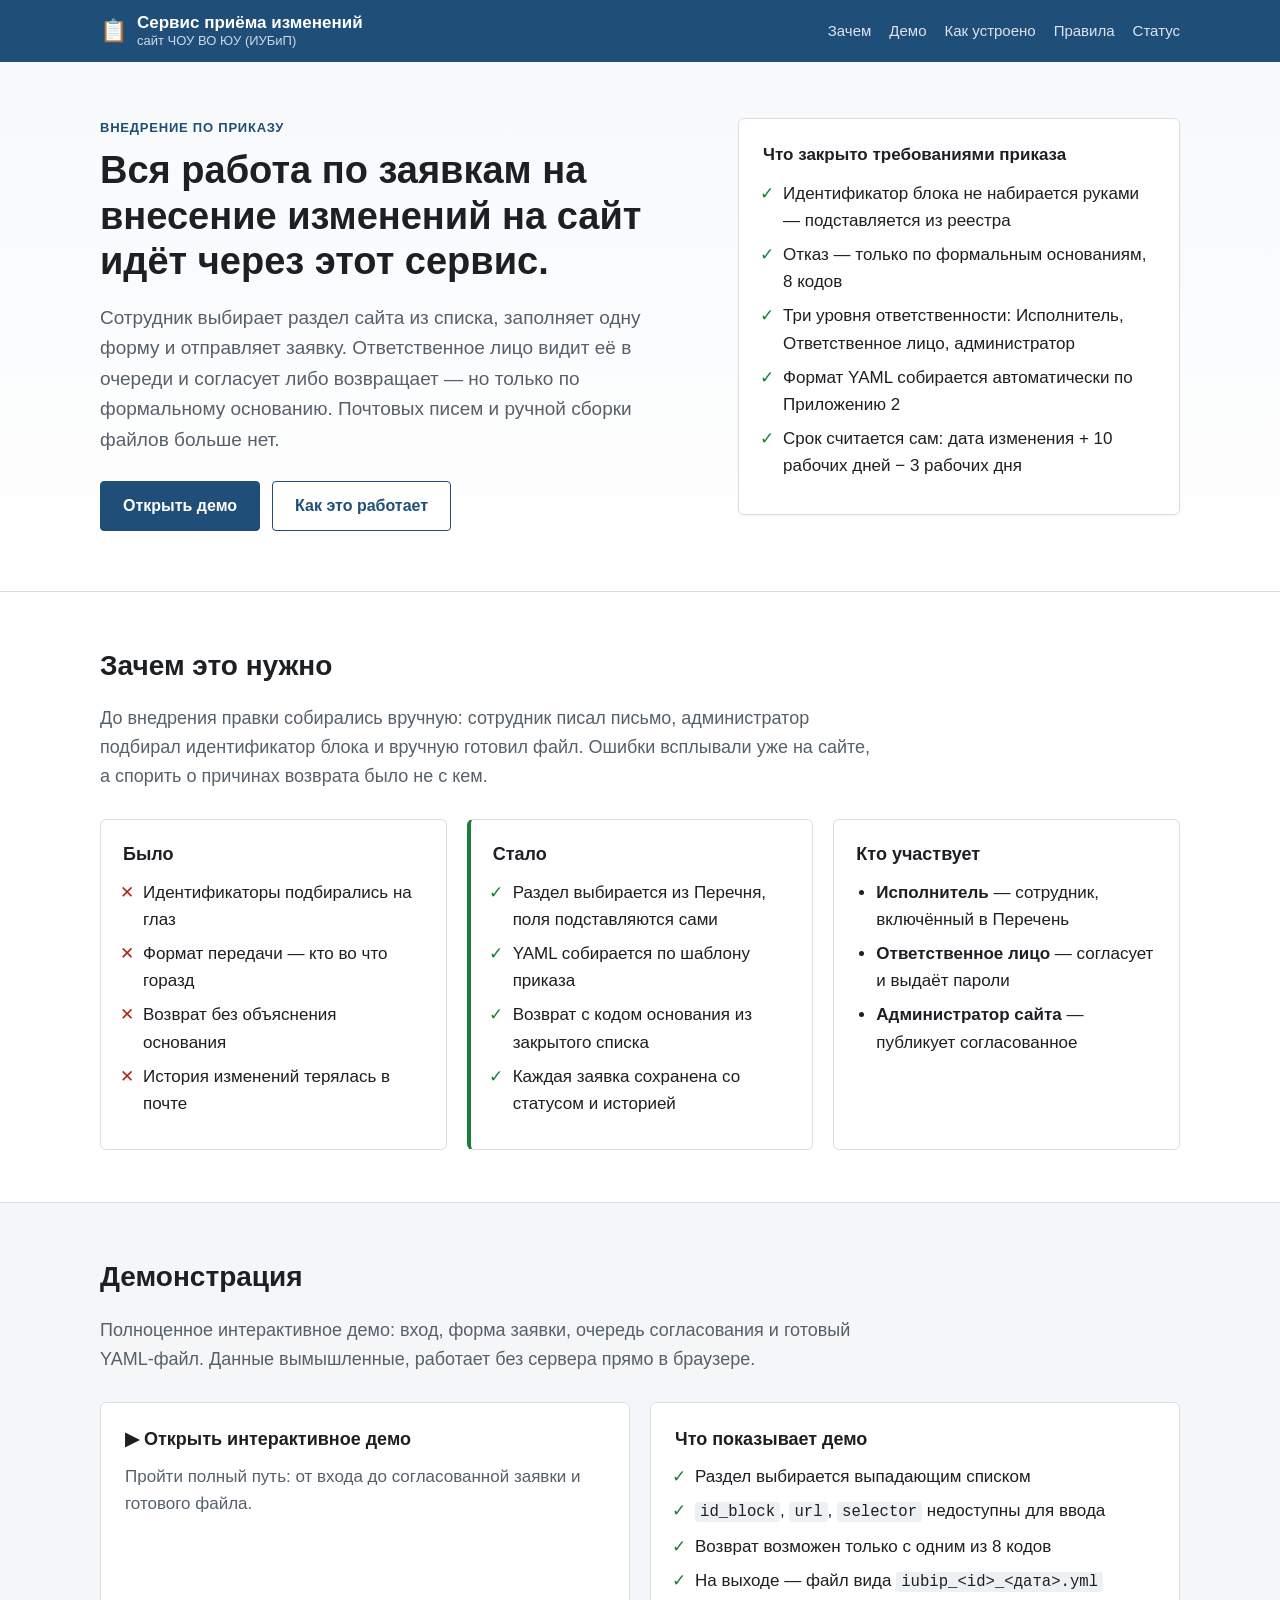
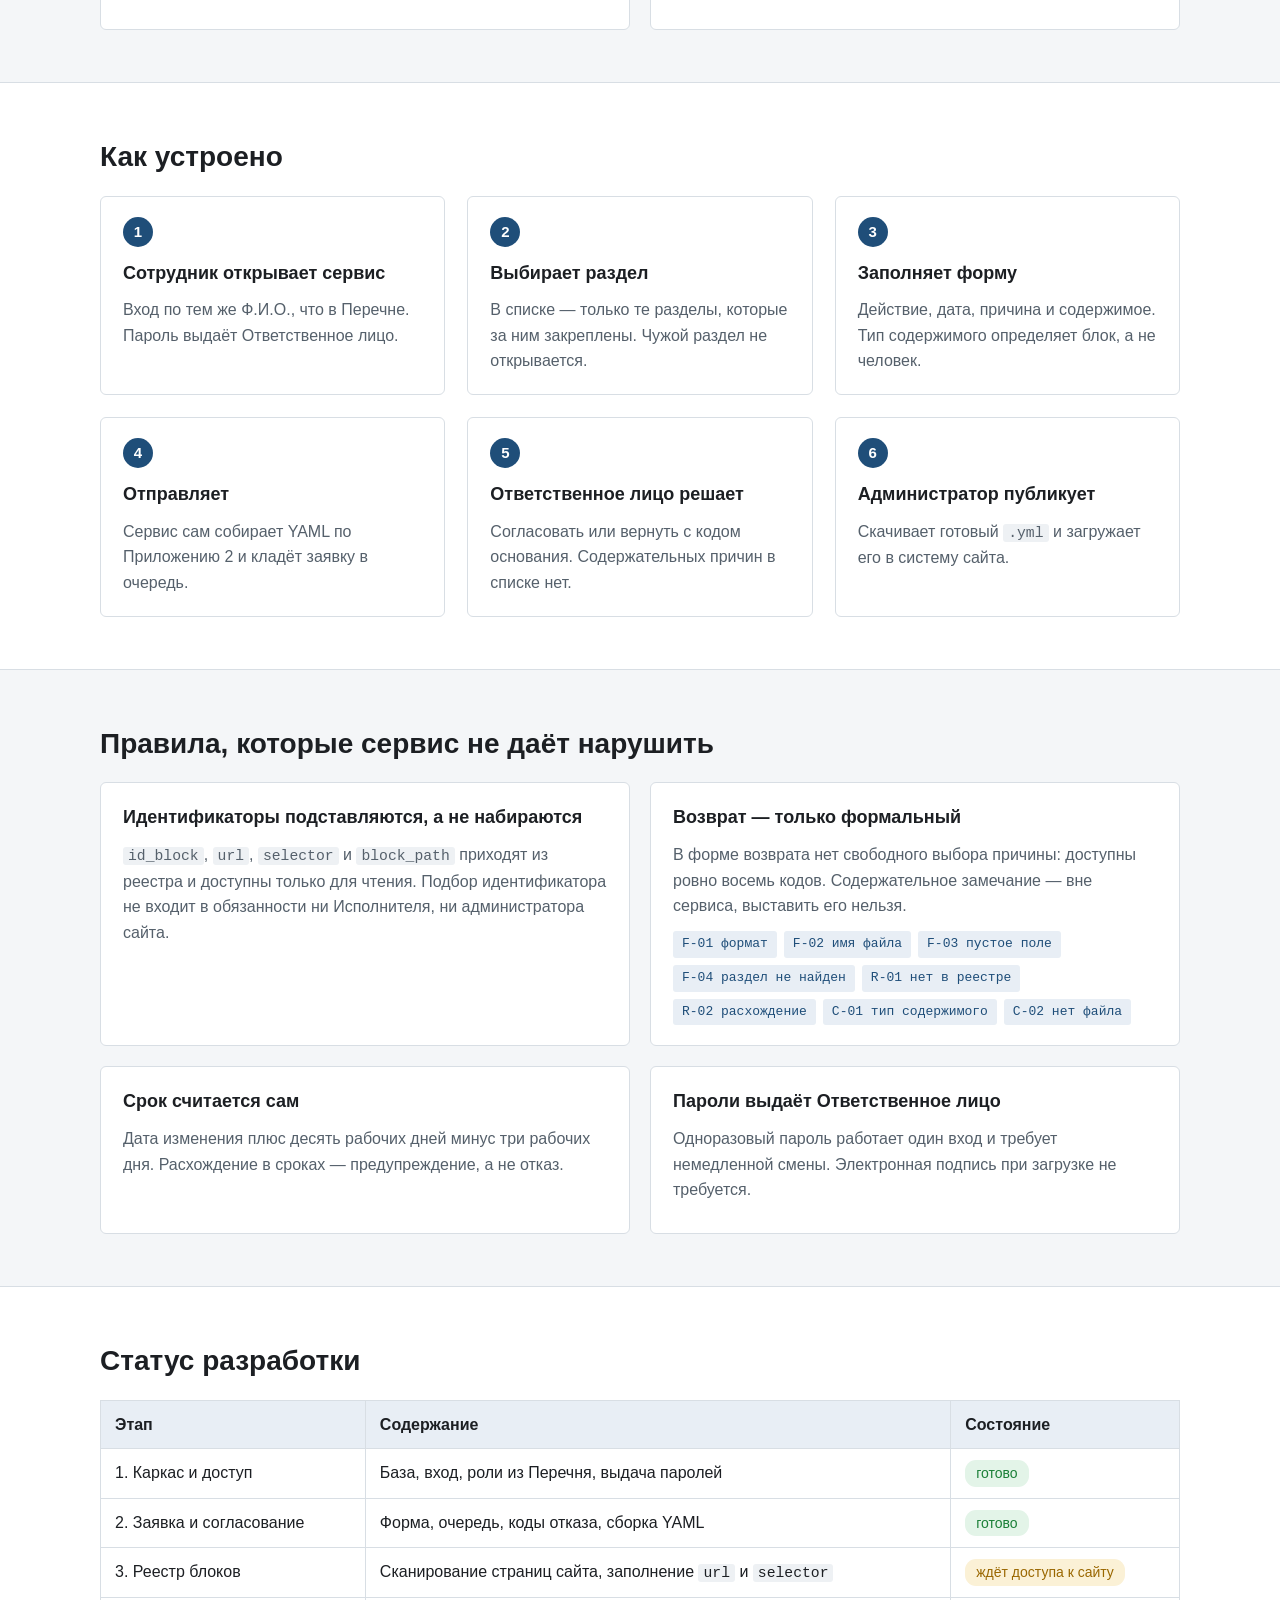
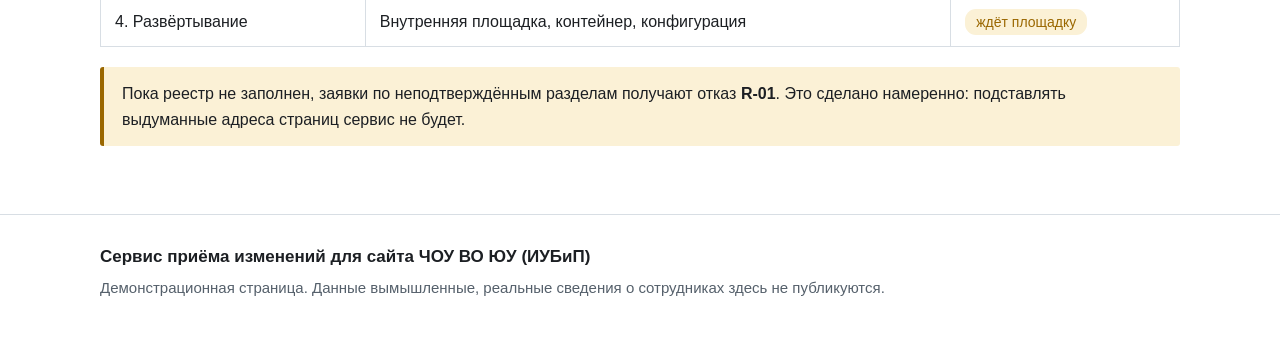
<file: index.html>
<!DOCTYPE html>
<html lang="ru">
<head>
<meta charset="utf-8">
<meta name="viewport" content="width=device-width, initial-scale=1">
<title>Сервис приёма изменений для сайта ИУБиП</title>
<meta name="description" content="Внутренний сервис, в котором сотрудники передают правки для сайта, а ответственные лица согласуют их. Вся работа по заявкам на внесение изменений идёт через этот сервис.">
<link rel="stylesheet" href="assets/style.css">
<link rel="icon" href="data:image/svg+xml,<svg xmlns='http://www.w3.org/2000/svg' viewBox='0 0 100 100'><text y='.9em' font-size='90'>&#128203;</text></svg>">
</head>
<body>

<header class="topbar">
  <div class="wrap topbar-inner">
    <span class="brand">
      <span class="brand-mark" aria-hidden="true">&#128203;</span>
      <span class="brand-text">
        <strong>Сервис приёма изменений</strong>
        <small>сайт ЧОУ ВО ЮУ (ИУБиП)</small>
      </span>
    </span>
    <nav aria-label="Основная навигация">
      <a href="#what">Зачем</a>
      <a href="#demo">Демо</a>
      <a href="#how">Как устроено</a>
      <a href="#rules">Правила</a>
      <a href="#status">Статус</a>
    </nav>
  </div>
</header>

<main>

<section class="hero" id="top">
  <div class="wrap hero-inner">
    <div class="hero-text">
      <p class="eyebrow">Внедрение по приказу</p>
      <h1>Вся работа по заявкам на внесение изменений на сайт идёт через этот сервис.</h1>
      <p class="lede">
        Сотрудник выбирает раздел сайта из списка, заполняет одну форму и отправляет
        заявку. Ответственное лицо видит её в очереди и согласует либо возвращает —
        но только по формальному основанию. Почтовых писем и ручной сборки файлов
        больше нет.
      </p>
      <div class="hero-actions">
        <a class="btn btn-primary" href="demo/">Открыть демо</a>
        <a class="btn btn-ghost" href="#how">Как это работает</a>
      </div>
    </div>
    <div class="hero-card">
      <h3>Что закрыто требованиями приказа</h3>
      <ul class="ticks">
        <li>Идентификатор блока не набирается руками — подставляется из реестра</li>
        <li>Отказ — только по формальным основаниям, 8 кодов</li>
        <li>Три уровня ответственности: Исполнитель, Ответственное лицо, администратор</li>
        <li>Формат YAML собирается автоматически по Приложению 2</li>
        <li>Срок считается сам: дата изменения + 10 рабочих дней − 3 рабочих дня</li>
      </ul>
    </div>
  </div>
</section>

<section class="band" id="what">
  <div class="wrap">
    <h2>Зачем это нужно</h2>
    <p class="section-lede">
      До внедрения правки собирались вручную: сотрудник писал письмо, администратор
      подбирал идентификатор блока и вручную готовил файл. Ошибки всплывали уже на
      сайте, а спорить о причинах возврата было не с кем.
    </p>

    <div class="grid grid-3">
      <div class="tile">
        <h3>Было</h3>
        <ul class="crosses">
          <li>Идентификаторы подбирались на глаз</li>
          <li>Формат передачи — кто во что горазд</li>
          <li>Возврат без объяснения основания</li>
          <li>История изменений терялась в почте</li>
        </ul>
      </div>
      <div class="tile tile-ok">
        <h3>Стало</h3>
        <ul class="ticks">
          <li>Раздел выбирается из Перечня, поля подставляются сами</li>
          <li>YAML собирается по шаблону приказа</li>
          <li>Возврат с кодом основания из закрытого списка</li>
          <li>Каждая заявка сохранена со статусом и историей</li>
        </ul>
      </div>
      <div class="tile">
        <h3>Кто участвует</h3>
        <ul>
          <li><strong>Исполнитель</strong> — сотрудник, включённый в Перечень</li>
          <li><strong>Ответственное лицо</strong> — согласует и выдаёт пароли</li>
          <li><strong>Администратор сайта</strong> — публикует согласованное</li>
        </ul>
      </div>
    </div>
  </div>
</section>

<section class="band band-alt" id="demo">
  <div class="wrap">
    <h2>Демонстрация</h2>
    <p class="section-lede">
      Полноценное интерактивное демо: вход, форма заявки, очередь согласования и
      готовый YAML-файл. Данные вымышленные, работает без сервера прямо в браузере.
    </p>
    <div class="grid grid-2">
      <a class="demo-link" href="demo/">
        <h3>&#9654; Открыть интерактивное демо</h3>
        <p>Пройти полный путь: от входа до согласованной заявки и готового файла.</p>
      </a>
      <div class="demo-link demo-link-static">
        <h3>Что показывает демо</h3>
        <ul class="ticks">
          <li>Раздел выбирается выпадающим списком</li>
          <li><code>id_block</code>, <code>url</code>, <code>selector</code> недоступны для ввода</li>
          <li>Возврат возможен только с одним из 8 кодов</li>
          <li>На выходе — файл вида <code>iubip_&lt;id&gt;_&lt;дата&gt;.yml</code></li>
        </ul>
      </div>
    </div>
  </div>
</section>

<section class="band" id="how">
  <div class="wrap">
    <h2>Как устроено</h2>
    <div class="steps">
      <div class="step">
        <span class="step-num">1</span>
        <h3>Сотрудник открывает сервис</h3>
        <p>Вход по тем же Ф.И.О., что в Перечне. Пароль выдаёт Ответственное лицо.</p>
      </div>
      <div class="step">
        <span class="step-num">2</span>
        <h3>Выбирает раздел</h3>
        <p>В списке — только те разделы, которые за ним закреплены. Чужой раздел не открывается.</p>
      </div>
      <div class="step">
        <span class="step-num">3</span>
        <h3>Заполняет форму</h3>
        <p>Действие, дата, причина и содержимое. Тип содержимого определяет блок, а не человек.</p>
      </div>
      <div class="step">
        <span class="step-num">4</span>
        <h3>Отправляет</h3>
        <p>Сервис сам собирает YAML по Приложению 2 и кладёт заявку в очередь.</p>
      </div>
      <div class="step">
        <span class="step-num">5</span>
        <h3>Ответственное лицо решает</h3>
        <p>Согласовать или вернуть с кодом основания. Содержательных причин в списке нет.</p>
      </div>
      <div class="step">
        <span class="step-num">6</span>
        <h3>Администратор публикует</h3>
        <p>Скачивает готовый <code>.yml</code> и загружает его в систему сайта.</p>
      </div>
    </div>
  </div>
</section>

<section class="band band-alt" id="rules">
  <div class="wrap">
    <h2>Правила, которые сервис не даёт нарушить</h2>
    <div class="grid grid-2">
      <div class="tile">
        <h3>Идентификаторы подставляются, а не набираются</h3>
        <p>
          <code>id_block</code>, <code>url</code>, <code>selector</code> и
          <code>block_path</code> приходят из реестра и доступны только для чтения.
          Подбор идентификатора не входит в обязанности ни Исполнителя, ни
          администратора сайта.
        </p>
      </div>
      <div class="tile">
        <h3>Возврат — только формальный</h3>
        <p>
          В форме возврата нет свободного выбора причины: доступны ровно восемь
          кодов. Содержательное замечание — вне сервиса, выставить его нельзя.
        </p>
        <div class="codes">
          <span>F-01 формат</span><span>F-02 имя файла</span><span>F-03 пустое поле</span>
          <span>F-04 раздел не найден</span><span>R-01 нет в реестре</span>
          <span>R-02 расхождение</span><span>C-01 тип содержимого</span><span>C-02 нет файла</span>
        </div>
      </div>
      <div class="tile">
        <h3>Срок считается сам</h3>
        <p>
          Дата изменения плюс десять рабочих дней минус три рабочих дня. Расхождение
          в сроках — предупреждение, а не отказ.
        </p>
      </div>
      <div class="tile">
        <h3>Пароли выдаёт Ответственное лицо</h3>
        <p>
          Одноразовый пароль работает один вход и требует немедленной смены.
          Электронная подпись при загрузке не требуется.
        </p>
      </div>
    </div>
  </div>
</section>

<section class="band" id="status">
  <div class="wrap">
    <h2>Статус разработки</h2>
    <table class="status-table">
      <thead>
        <tr><th>Этап</th><th>Содержание</th><th>Состояние</th></tr>
      </thead>
      <tbody>
        <tr>
          <td>1. Каркас и доступ</td>
          <td>База, вход, роли из Перечня, выдача паролей</td>
          <td><span class="pill pill-ok">готово</span></td>
        </tr>
        <tr>
          <td>2. Заявка и согласование</td>
          <td>Форма, очередь, коды отказа, сборка YAML</td>
          <td><span class="pill pill-ok">готово</span></td>
        </tr>
        <tr>
          <td>3. Реестр блоков</td>
          <td>Сканирование страниц сайта, заполнение <code>url</code> и <code>selector</code></td>
          <td><span class="pill pill-warn">ждёт доступа к сайту</span></td>
        </tr>
        <tr>
          <td>4. Развёртывание</td>
          <td>Внутренняя площадка, контейнер, конфигурация</td>
          <td><span class="pill pill-warn">ждёт площадку</span></td>
        </tr>
      </tbody>
    </table>
    <p class="note">
      Пока реестр не заполнен, заявки по неподтверждённым разделам получают отказ
      <strong>R-01</strong>. Это сделано намеренно: подставлять выдуманные адреса
      страниц сервис не будет.
    </p>
  </div>
</section>

</main>

<footer class="footer">
  <div class="wrap">
    <p><strong>Сервис приёма изменений для сайта ЧОУ ВО ЮУ (ИУБиП)</strong></p>
    <p class="foot-note">
      Демонстрационная страница. Данные вымышленные, реальные сведения о
      сотрудниках здесь не публикуются.
    </p>
  </div>
</footer>

</body>
</html>
</file>
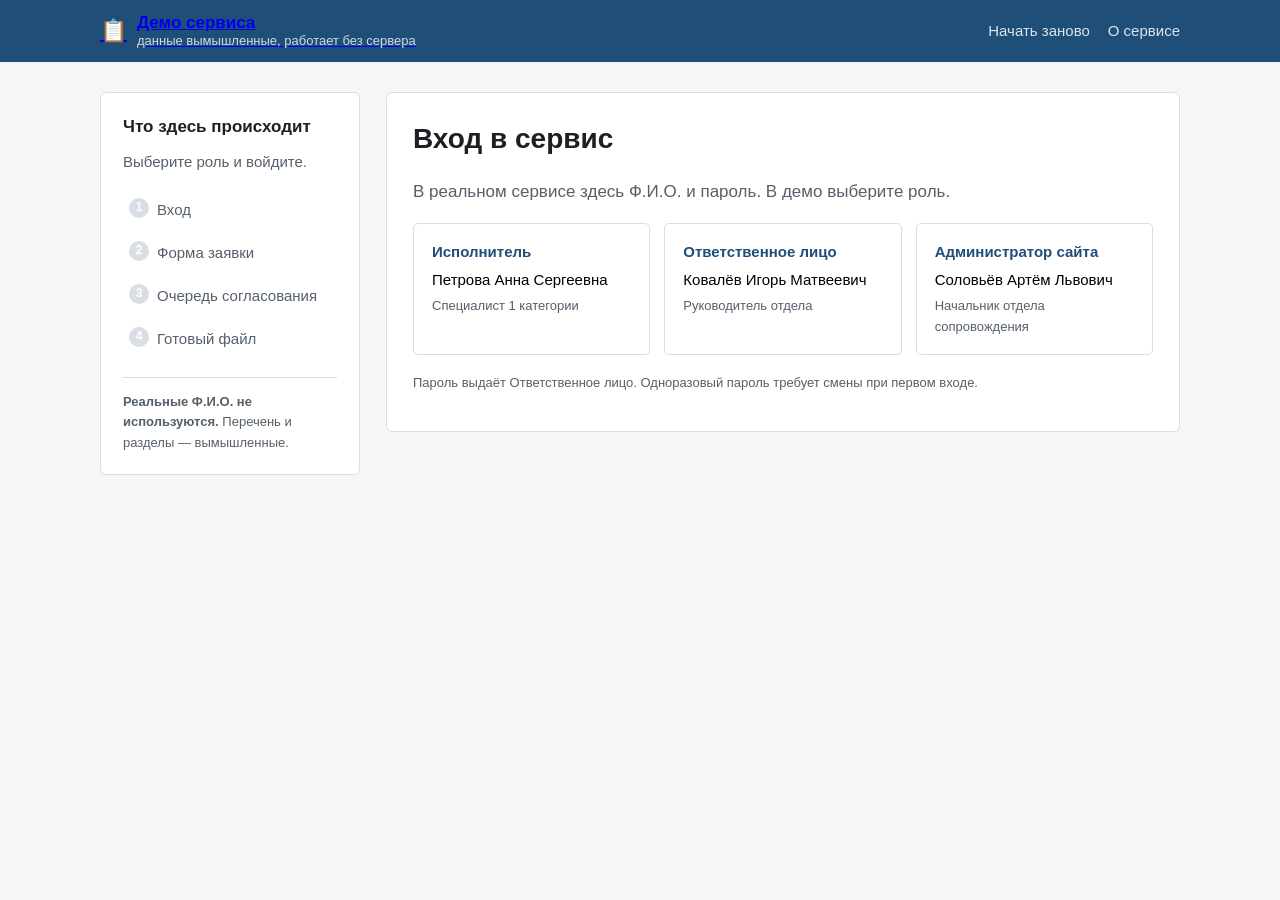
<file: demo/index.html>
<!DOCTYPE html>
<html lang="ru">
<head>
<meta charset="utf-8">
<meta name="viewport" content="width=device-width, initial-scale=1">
<title>Демо — сервис приёма изменений для сайта ИУБиП</title>
<meta name="description" content="Интерактивное демо сервиса приёма изменений: вход, форма заявки, очередь согласования, готовый YAML-файл.">
<link rel="stylesheet" href="../assets/style.css">
<link rel="stylesheet" href="demo.css">
<link rel="icon" href="data:image/svg+xml,<svg xmlns='http://www.w3.org/2000/svg' viewBox='0 0 100 100'><text y='.9em' font-size='90'>&#128203;</text></svg>">
</head>
<body class="demo-body">

<header class="topbar">
  <div class="wrap topbar-inner">
    <a class="brand" href="../">
      <span class="brand-mark" aria-hidden="true">&#128203;</span>
      <span class="brand-text">
        <strong>Демо сервиса</strong>
        <small>данные вымышленные, работает без сервера</small>
      </span>
    </a>
    <nav aria-label="Навигация демо">
      <a href="#" id="nav-reset">Начать заново</a>
      <a href="../">О сервисе</a>
    </nav>
  </div>
</header>

<main class="wrap demo-main">

  <aside class="demo-aside">
    <h2>Что здесь происходит</h2>
    <p id="stage-hint">Выберите роль и войдите.</p>
    <ol class="stage-list" id="stage-list">
      <li data-stage="login">Вход</li>
      <li data-stage="form">Форма заявки</li>
      <li data-stage="queue">Очередь согласования</li>
      <li data-stage="yaml">Готовый файл</li>
    </ol>
    <div class="demo-facts">
      <p><strong>Реальные Ф.И.О. не используются.</strong> Перечень и разделы — вымышленные.</p>
    </div>
  </aside>

  <section class="demo-screen" id="screen">
    <!-- Содержимое подставляет demo.js -->
  </section>

</main>

<script src="demo-data.js"></script>
<script src="demo.js"></script>
</body>
</html>
</file>
<file: assets/style.css>
/* Сервис приёма изменений — стиль демонстрационной страницы. */

:root {
  --ink: #1c1f23;
  --muted: #55606b;
  --line: #d8dee4;
  --accent: #1f4e79;
  --accent-soft: #e8eef5;
  --ok: #1a7f37;
  --ok-soft: #e3f4e8;
  --warn: #9a6700;
  --warn-soft: #fbf1d6;
  --bg: #ffffff;
  --bg-alt: #f4f6f8;
}

* { box-sizing: border-box; }

body {
  margin: 0;
  font-family: "Segoe UI", Arial, sans-serif;
  font-size: 17px;
  line-height: 1.6;
  color: var(--ink);
  background: var(--bg);
}

.wrap { max-width: 1120px; margin: 0 auto; padding: 0 20px; }

/* --- шапка --- */

.topbar {
  position: sticky;
  top: 0;
  z-index: 10;
  background: var(--accent);
  color: #fff;
}

.topbar-inner {
  display: flex;
  align-items: center;
  gap: 24px;
  padding-top: 12px;
  padding-bottom: 12px;
  flex-wrap: wrap;
}

.brand { display: flex; align-items: center; gap: 10px; }
.brand-mark { font-size: 22px; }
.brand-text { display: flex; flex-direction: column; line-height: 1.25; }
.brand-text small { color: #cfd9e4; font-size: 13px; }

.topbar nav { margin-left: auto; display: flex; gap: 18px; flex-wrap: wrap; }
.topbar nav a { color: #dbe4ee; text-decoration: none; font-size: 15px; }
.topbar nav a:hover { color: #fff; text-decoration: underline; }

/* --- первый экран --- */

.hero { padding: 56px 0 60px; background: linear-gradient(180deg, #f7f9fb 0%, #ffffff 100%); }

.hero-inner {
  display: grid;
  grid-template-columns: 1.15fr 0.85fr;
  gap: 40px;
  align-items: start;
}

.eyebrow {
  text-transform: uppercase;
  letter-spacing: .06em;
  font-size: 13px;
  color: var(--accent);
  font-weight: 600;
  margin: 0 0 10px;
}

h1 { font-size: 38px; line-height: 1.2; margin: 0 0 18px; }

.lede { font-size: 19px; color: var(--muted); margin: 0 0 26px; }

.hero-actions { display: flex; gap: 12px; flex-wrap: wrap; }

.btn {
  display: inline-block;
  padding: 11px 22px;
  border-radius: 4px;
  border: 1px solid var(--accent);
  text-decoration: none;
  font-size: 16px;
  font-weight: 600;
}
.btn-primary { background: var(--accent); color: #fff; }
.btn-ghost { background: #fff; color: var(--accent); }
.btn:hover { opacity: .92; }

.hero-card {
  background: #fff;
  border: 1px solid var(--line);
  border-radius: 6px;
  padding: 22px 24px;
  box-shadow: 0 1px 3px rgba(0,0,0,.05);
}
.hero-card h3 { margin: 0 0 12px; font-size: 17px; }

/* --- списки --- */

ul { padding-left: 20px; margin: 0 0 12px; }
li { margin-bottom: 7px; }

.ticks li::marker { content: "\2713\00a0\00a0"; color: var(--ok); }
.crosses li::marker { content: "\2715\00a0\00a0"; color: #b42318; }

/* --- секции --- */

.band { padding: 52px 0; border-top: 1px solid var(--line); }
.band-alt { background: var(--bg-alt); }

h2 { font-size: 28px; margin: 0 0 16px; }
h3 { font-size: 18px; margin: 0 0 10px; }

.section-lede { font-size: 18px; color: var(--muted); max-width: 780px; margin: 0 0 28px; }

.grid { display: grid; gap: 20px; }
.grid-2 { grid-template-columns: repeat(2, 1fr); }
.grid-3 { grid-template-columns: repeat(3, 1fr); }

.tile {
  background: #fff;
  border: 1px solid var(--line);
  border-radius: 6px;
  padding: 20px 22px;
}
.tile p { color: var(--muted); margin: 0 0 10px; font-size: 16px; }
.tile-ok { border-left: 4px solid var(--ok); }

/* --- демо --- */

.demo-link {
  display: block;
  background: #fff;
  border: 1px solid var(--line);
  border-radius: 6px;
  padding: 22px 24px;
  text-decoration: none;
  color: inherit;
  transition: border-color .15s, box-shadow .15s;
}
a.demo-link:hover { border-color: var(--accent); box-shadow: 0 2px 8px rgba(31,78,121,.12); }
.demo-link p { color: var(--muted); margin: 0; }
.demo-link-static { cursor: default; }

/* --- шаги --- */

.steps { display: grid; grid-template-columns: repeat(3, 1fr); gap: 22px; }

.step {
  background: #fff;
  border: 1px solid var(--line);
  border-radius: 6px;
  padding: 20px 22px;
  position: relative;
}

.step-num {
  display: inline-flex;
  align-items: center;
  justify-content: center;
  width: 30px;
  height: 30px;
  border-radius: 50%;
  background: var(--accent);
  color: #fff;
  font-weight: 700;
  font-size: 15px;
  margin-bottom: 12px;
}

.step p { color: var(--muted); margin: 0; font-size: 16px; }

/* --- коды --- */

.codes { display: flex; flex-wrap: wrap; gap: 7px; margin-top: 12px; }
.codes span {
  background: var(--accent-soft);
  color: var(--accent);
  border-radius: 3px;
  padding: 3px 9px;
  font-size: 13px;
  font-family: Consolas, monospace;
}

/* --- таблица статуса --- */

.status-table { width: 100%; border-collapse: collapse; background: #fff; }
.status-table th, .status-table td {
  border: 1px solid var(--line);
  padding: 11px 14px;
  text-align: left;
  vertical-align: top;
  font-size: 16px;
}
.status-table th { background: var(--accent-soft); }

.pill {
  display: inline-block;
  padding: 2px 11px;
  border-radius: 11px;
  font-size: 14px;
  white-space: nowrap;
}
.pill-ok { background: var(--ok-soft); color: var(--ok); }
.pill-warn { background: var(--warn-soft); color: var(--warn); }

.note {
  margin-top: 20px;
  padding: 14px 18px;
  background: var(--warn-soft);
  border-left: 4px solid var(--warn);
  border-radius: 3px;
  font-size: 16px;
}

code {
  font-family: Consolas, monospace;
  background: #eef1f4;
  padding: 1px 5px;
  border-radius: 3px;
  font-size: .92em;
}

/* --- подвал --- */

.footer {
  border-top: 1px solid var(--line);
  padding: 28px 0 40px;
  background: #fff;
}
.footer p { margin: 0 0 6px; }
.foot-note { color: var(--muted); font-size: 15px; }

/* --- адаптив --- */

@media (max-width: 900px) {
  .hero-inner { grid-template-columns: 1fr; }
  .grid-2, .grid-3, .steps { grid-template-columns: 1fr; }
  h1 { font-size: 30px; }
  .topbar nav { margin-left: 0; }
}
</file>
<file: demo/demo.css>
/* Стили интерактивного демо. */

.demo-body { background: var(--bg-alt); }

.demo-main {
  display: grid;
  grid-template-columns: 260px 1fr;
  gap: 26px;
  align-items: start;
  padding-top: 30px;
  padding-bottom: 60px;
}

/* --- боковая панель --- */

.demo-aside {
  background: #fff;
  border: 1px solid var(--line);
  border-radius: 6px;
  padding: 20px 22px;
  position: sticky;
  top: 84px;
}
.demo-aside h2 { font-size: 17px; margin: 0 0 10px; }
.demo-aside > p { color: var(--muted); font-size: 15px; margin: 0 0 16px; }

.stage-list { list-style: none; padding: 0; margin: 0 0 18px; counter-reset: step; }
.stage-list li {
  counter-increment: step;
  padding: 8px 10px 8px 34px;
  position: relative;
  color: var(--muted);
  font-size: 15px;
  border-radius: 4px;
  margin-bottom: 3px;
}
.stage-list li::before {
  content: counter(step);
  position: absolute;
  left: 6px; top: 8px;
  width: 20px; height: 20px;
  border-radius: 50%;
  background: var(--line);
  color: #fff;
  font-size: 12px;
  font-weight: 700;
  display: flex;
  align-items: center;
  justify-content: center;
}
.stage-list li.is-active { background: var(--accent-soft); color: var(--accent); font-weight: 600; }
.stage-list li.is-active::before { background: var(--accent); }

.demo-facts { border-top: 1px solid var(--line); padding-top: 14px; }
.demo-facts p { font-size: 13px; color: var(--muted); margin: 0; }

/* --- экран --- */

.demo-screen { min-width: 0; }

.panel {
  background: #fff;
  border: 1px solid var(--line);
  border-radius: 6px;
  padding: 24px 26px;
}
.panel h2 { margin-top: 0; }

.muted { color: var(--muted); }
.fineprint { color: var(--muted); font-size: 13px; margin-top: 10px; }

/* --- выбор роли --- */

.role-grid { display: grid; grid-template-columns: repeat(3, 1fr); gap: 14px; margin: 18px 0; }

.role-card {
  display: flex;
  flex-direction: column;
  gap: 4px;
  text-align: left;
  padding: 16px 18px;
  background: #fff;
  border: 1px solid var(--line);
  border-radius: 5px;
  cursor: pointer;
  font: inherit;
  transition: border-color .15s, box-shadow .15s;
}
.role-card:hover { border-color: var(--accent); box-shadow: 0 2px 8px rgba(31,78,121,.12); }
.role-label { font-weight: 700; color: var(--accent); font-size: 15px; }
.role-fio { font-size: 15px; }
.role-pos { font-size: 13px; color: var(--muted); }

/* --- форма --- */

fieldset { border: 1px solid var(--line); border-radius: 4px; margin: 0 0 18px; padding: 10px 16px 16px; }
legend { font-weight: 700; padding: 0 8px; }

.fld { display: block; margin: 12px 0; }
.fld > span { display: block; font-size: 14px; color: var(--muted); margin-bottom: 4px; }

input, select, textarea {
  width: 100%;
  padding: 8px 10px;
  border: 1px solid var(--line);
  border-radius: 3px;
  font: inherit;
  font-size: 15px;
  background: #fff;
}
input[readonly] { background: #eef1f4; color: #444; }
select[disabled] { background: #eef1f4; color: #444; }

.row2 { display: grid; grid-template-columns: 1fr 1fr; gap: 0 14px; }

.autofill { display: grid; grid-template-columns: 1fr 1fr; gap: 0 14px; }
.autofill label { margin: 10px 0; }
.autofill span { display: block; font-size: 13px; color: var(--muted); margin-bottom: 3px; }

.lock-note { font-size: 13px; color: var(--muted); margin: 6px 0 0; }

.error-box {
  background: #fbe3e1;
  border-left: 4px solid #b42318;
  padding: 10px 14px;
  border-radius: 3px;
  margin-bottom: 14px;
  font-size: 15px;
  color: #b42318;
}

/* --- кнопки --- */

.btn, .btn-small {
  display: inline-block;
  padding: 9px 18px;
  border-radius: 3px;
  border: 1px solid var(--accent);
  background: var(--accent);
  color: #fff;
  font: inherit;
  font-size: 15px;
  font-weight: 600;
  cursor: pointer;
}
.btn-small { padding: 6px 13px; font-size: 14px; margin-top: 8px; }
.btn-ghost { background: #fff; color: var(--accent); }
.btn-ok { background: var(--ok); border-color: var(--ok); }
.btn-err { background: #b42318; border-color: #b42318; }
.btn:hover { opacity: .92; }

/* --- очередь --- */

.req {
  border: 1px solid var(--line);
  border-radius: 5px;
  padding: 16px 18px;
  margin-bottom: 16px;
}
.req-head { font-size: 16px; margin-bottom: 10px; }
.req-head strong { color: var(--accent); margin-right: 6px; }

.req-meta {
  display: grid;
  grid-template-columns: 160px 1fr;
  gap: 4px 12px;
  margin: 0 0 12px;
  font-size: 15px;
}
.req-meta dt { color: var(--muted); }
.req-meta dd { margin: 0; }

.decision { border-top: 1px solid var(--line); padding-top: 12px; }
.reject-row { display: flex; gap: 8px; align-items: center; margin-top: 8px; }
.reject-row select { width: auto; flex: 1; }

/* --- YAML --- */

.yaml {
  background: #f6f8fa;
  border: 1px solid var(--line);
  border-radius: 4px;
  padding: 16px;
  overflow-x: auto;
  font-family: Consolas, monospace;
  font-size: 14px;
  line-height: 1.5;
  white-space: pre;
}
.yaml-actions { display: flex; gap: 10px; margin-top: 16px; flex-wrap: wrap; }

.note {
  margin-top: 16px;
  padding: 12px 16px;
  background: var(--warn-soft);
  border-left: 4px solid var(--warn);
  border-radius: 3px;
  font-size: 15px;
}

@media (max-width: 900px) {
  .demo-main { grid-template-columns: 1fr; }
  .demo-aside { position: static; }
  .role-grid, .row2, .autofill { grid-template-columns: 1fr; }
  .req-meta { grid-template-columns: 1fr; }
}
</file>
